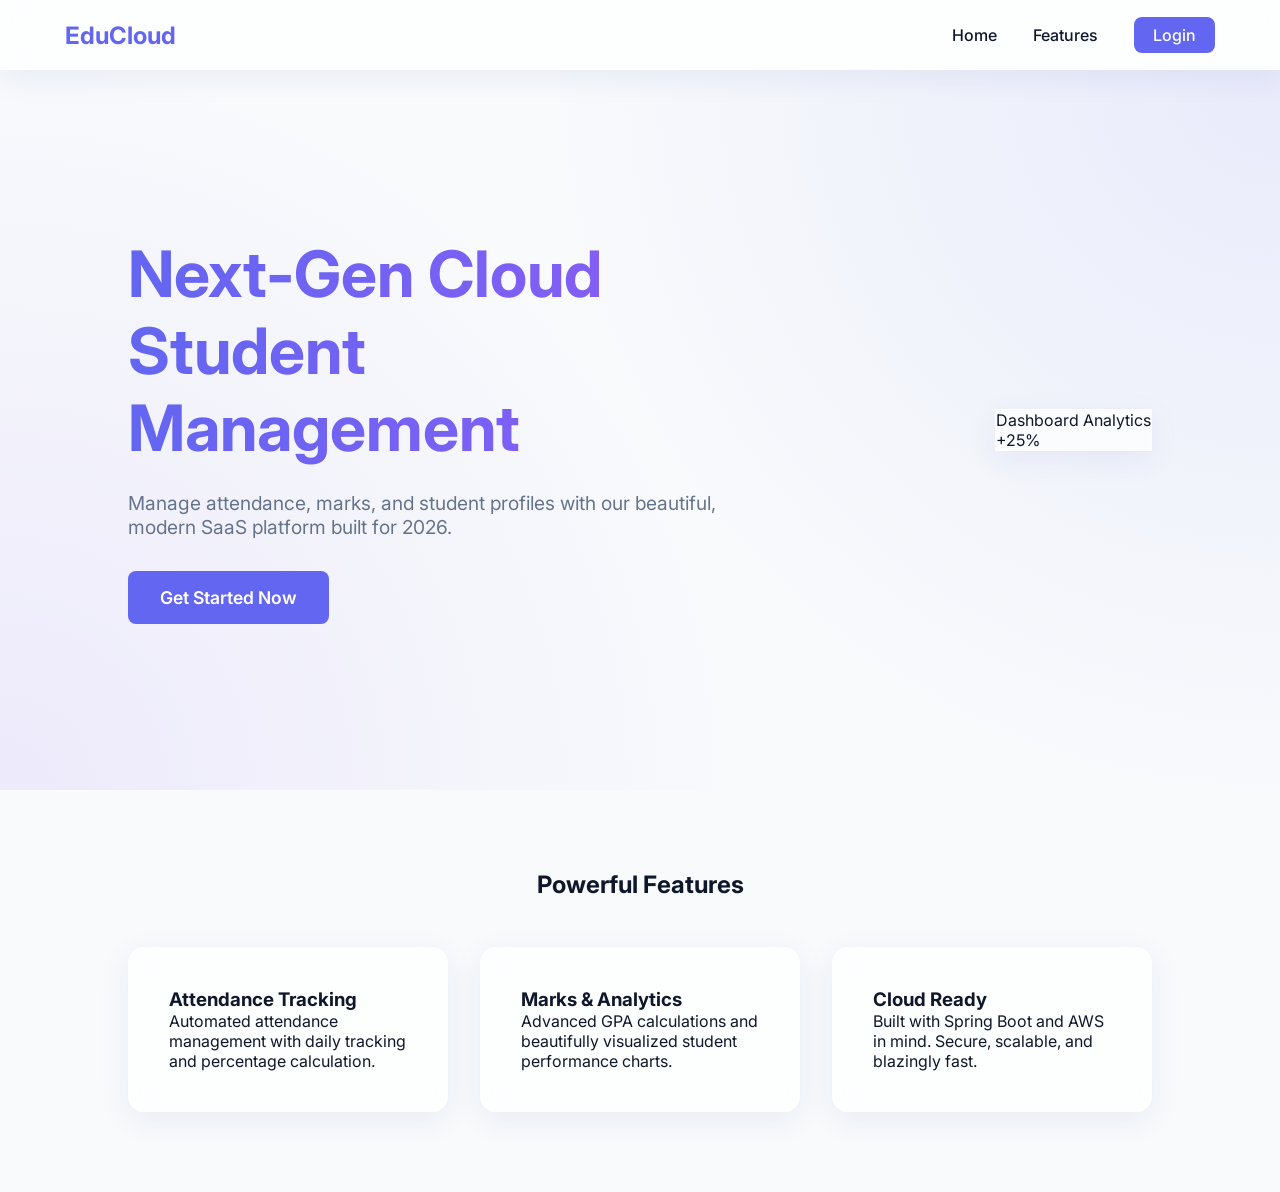
<file: frontend/index.html>
<!DOCTYPE html>
<html lang="en">
<head>
    <meta charset="UTF-8">
    <meta name="viewport" content="width=device-width, initial-scale=1.0">
    <title>EduCloud - Student Management System 2026</title>
    <link href="https://fonts.googleapis.com/css2?family=Inter:wght@300;400;500;600;700&display=swap" rel="stylesheet">
    <link rel="stylesheet" href="css/style.css">
    <script src="js/theme.js"></script>
</head>
<body>
    <nav class="navbar glass">
        <div class="logo">EduCloud</div>
        <div class="nav-links">
            <a href="index.html">Home</a>
            <a href="#features">Features</a>
            <a href="login.html" class="btn btn-primary">Login</a>
        </div>
    </nav>

    <header class="hero">
        <div class="hero-content">
            <h1>Next-Gen Cloud Student Management</h1>
            <p>Manage attendance, marks, and student profiles with our beautiful, modern SaaS platform built for 2026.</p>
            <a href="login.html" class="btn btn-primary btn-large">Get Started Now</a>
        </div>
        <div class="hero-image">
            <div class="floating-card glass">Dashboard Analytics <br> <span>+25%</span></div>
        </div>
    </header>

    <section id="features" class="features">
        <h2>Powerful Features</h2>
        <div class="feature-grid">
            <div class="feature-card glass">
                <h3>Attendance Tracking</h3>
                <p>Automated attendance management with daily tracking and percentage calculation.</p>
            </div>
            <div class="feature-card glass">
                <h3>Marks & Analytics</h3>
                <p>Advanced GPA calculations and beautifully visualized student performance charts.</p>
            </div>
            <div class="feature-card glass">
                <h3>Cloud Ready</h3>
                <p>Built with Spring Boot and AWS in mind. Secure, scalable, and blazingly fast.</p>
            </div>
        </div>
    </section>
</body>
</html>
</file>
<file: frontend/css/style.css>
:root {
    --primary: #6366f1;
    --primary-hover: #4f46e5;
    --accent: #8b5cf6;
    --bg: #f8fafc;
    --text: #0f172a;
    --text-light: #64748b;
    --card-bg: rgba(255, 255, 255, 0.7);
    --glass-border: rgba(255, 255, 255, 0.4);
    --glass-shadow: 0 8px 32px 0 rgba(31, 38, 135, 0.07);
}

[data-theme="dark"] {
    --primary: #818cf8;
    --primary-hover: #6366f1;
    --bg: #0f172a;
    --text: #f8fafc;
    --text-light: #cbd5e1;
    --card-bg: rgba(30, 41, 59, 0.7);
    --glass-border: rgba(255, 255, 255, 0.1);
    --glass-shadow: 0 8px 32px 0 rgba(0, 0, 0, 0.3);
}

* {
    margin: 0;
    padding: 0;
    box-sizing: border-box;
    font-family: 'Inter', sans-serif;
}

body {
    background-color: var(--bg);
    color: var(--text);
    transition: all 0.3s ease;
    overflow-x: hidden;
}

.glass {
    background: var(--card-bg);
    backdrop-filter: blur(12px);
    -webkit-backdrop-filter: blur(12px);
    border: 1px solid var(--glass-border);
    box-shadow: var(--glass-shadow);
}

/* Navbar */
.navbar {
    display: flex;
    justify-content: space-between;
    align-items: center;
    padding: 1rem 5%;
    position: sticky;
    top: 0;
    z-index: 100;
}

.logo {
    font-size: 1.5rem;
    font-weight: 700;
    color: var(--primary);
}

.nav-links a {
    color: var(--text);
    text-decoration: none;
    margin-left: 2rem;
    font-weight: 500;
    transition: color 0.3s;
}

.nav-links a:hover {
    color: var(--primary);
}

/* Buttons */
.btn {
    padding: 0.5rem 1.2rem;
    border-radius: 8px;
    border: none;
    cursor: pointer;
    font-weight: 600;
    text-decoration: none;
    display: inline-block;
    transition: all 0.3s;
}

.btn-primary {
    background-color: var(--primary);
    color: white !important;
}

.btn-primary:hover {
    background-color: var(--primary-hover);
    transform: translateY(-2px);
}

.btn-large {
    padding: 1rem 2rem;
    font-size: 1.1rem;
}

.w-100 {
    width: 100%;
}

/* Hero Section */
.hero {
    display: flex;
    align-items: center;
    justify-content: space-between;
    padding: 5rem 10%;
    min-height: 80vh;
    background: radial-gradient(circle at top right, rgba(99, 102, 241, 0.1), transparent 50%),
                radial-gradient(circle at bottom left, rgba(139, 92, 246, 0.1), transparent 50%);
}

.hero-content {
    flex: 1;
    max-width: 600px;
}

.hero h1 {
    font-size: 4rem;
    line-height: 1.2;
    margin-bottom: 1.5rem;
    background: linear-gradient(to right, var(--primary), var(--accent));
    -webkit-background-clip: text;
    -webkit-text-fill-color: transparent;
}

.hero p {
    font-size: 1.2rem;
    color: var(--text-light);
    margin-bottom: 2rem;
}

/* Features */
.features {
    padding: 5rem 10%;
    text-align: center;
}

.feature-grid {
    display: grid;
    grid-template-columns: repeat(auto-fit, minmax(300px, 1fr));
    gap: 2rem;
    margin-top: 3rem;
}

.feature-card {
    padding: 2.5rem;
    border-radius: 16px;
    text-align: left;
    transition: transform 0.3s;
}

.feature-card:hover {
    transform: translateY(-10px);
}

/* Login Page */
.login-body {
    display: flex;
    align-items: center;
    justify-content: center;
    min-height: 100vh;
    background: radial-gradient(circle at center, rgba(99, 102, 241, 0.2), var(--bg));
}

.login-container {
    width: 100%;
    max-width: 400px;
    padding: 3rem;
    border-radius: 20px;
}

.login-header {
    text-align: center;
    margin-bottom: 2rem;
}

.login-header h2 {
    font-size: 1.8rem;
    margin-bottom: 0.5rem;
}

.form-group {
    margin-bottom: 1.5rem;
}

.form-group label {
    display: block;
    margin-bottom: 0.5rem;
    font-weight: 500;
}

.form-group input {
    width: 100%;
    padding: 0.8rem 1rem;
    border-radius: 8px;
    border: 1px solid var(--glass-border);
    background: rgba(255, 255, 255, 0.5);
    color: var(--text);
    outline: none;
    transition: border-color 0.3s;
}

[data-theme="dark"] .form-group input {
    background: rgba(0, 0, 0, 0.2);
}

.form-group input:focus {
    border-color: var(--primary);
}

.error {
    color: #ef4444;
    font-size: 0.9rem;
    margin-bottom: 1rem;
    text-align: center;
}

.login-footer {
    margin-top: 2rem;
    text-align: center;
    font-size: 0.85rem;
    color: var(--text-light);
}

/* Dashboard Layout */
.dashboard-layout {
    display: flex;
    min-height: 100vh;
}

.sidebar {
    width: 260px;
    padding: 2rem 1.5rem;
    display: flex;
    flex-direction: column;
}

.sidebar-nav {
    margin-top: 3rem;
    display: flex;
    flex-direction: column;
    gap: 0.5rem;
}

.nav-item {
    padding: 0.8rem 1rem;
    border-radius: 8px;
    color: var(--text-light);
    text-decoration: none;
    font-weight: 500;
    transition: all 0.2s;
}

.nav-item:hover, .nav-item.active {
    background: rgba(99, 102, 241, 0.1);
    color: var(--primary);
}

.main-content {
    flex: 1;
    padding: 2rem 3rem;
    overflow-y: auto;
}

.topbar {
    display: flex;
    justify-content: space-between;
    align-items: center;
    margin-bottom: 2rem;
}

.stats-grid {
    display: grid;
    grid-template-columns: repeat(auto-fit, minmax(240px, 1fr));
    gap: 1.5rem;
    margin-bottom: 3rem;
}

.stat-card {
    padding: 1.5rem;
    border-radius: 16px;
}

.stat-value {
    font-size: 2rem;
    font-weight: 700;
    color: var(--primary);
    margin-top: 0.5rem;
}
</file>
